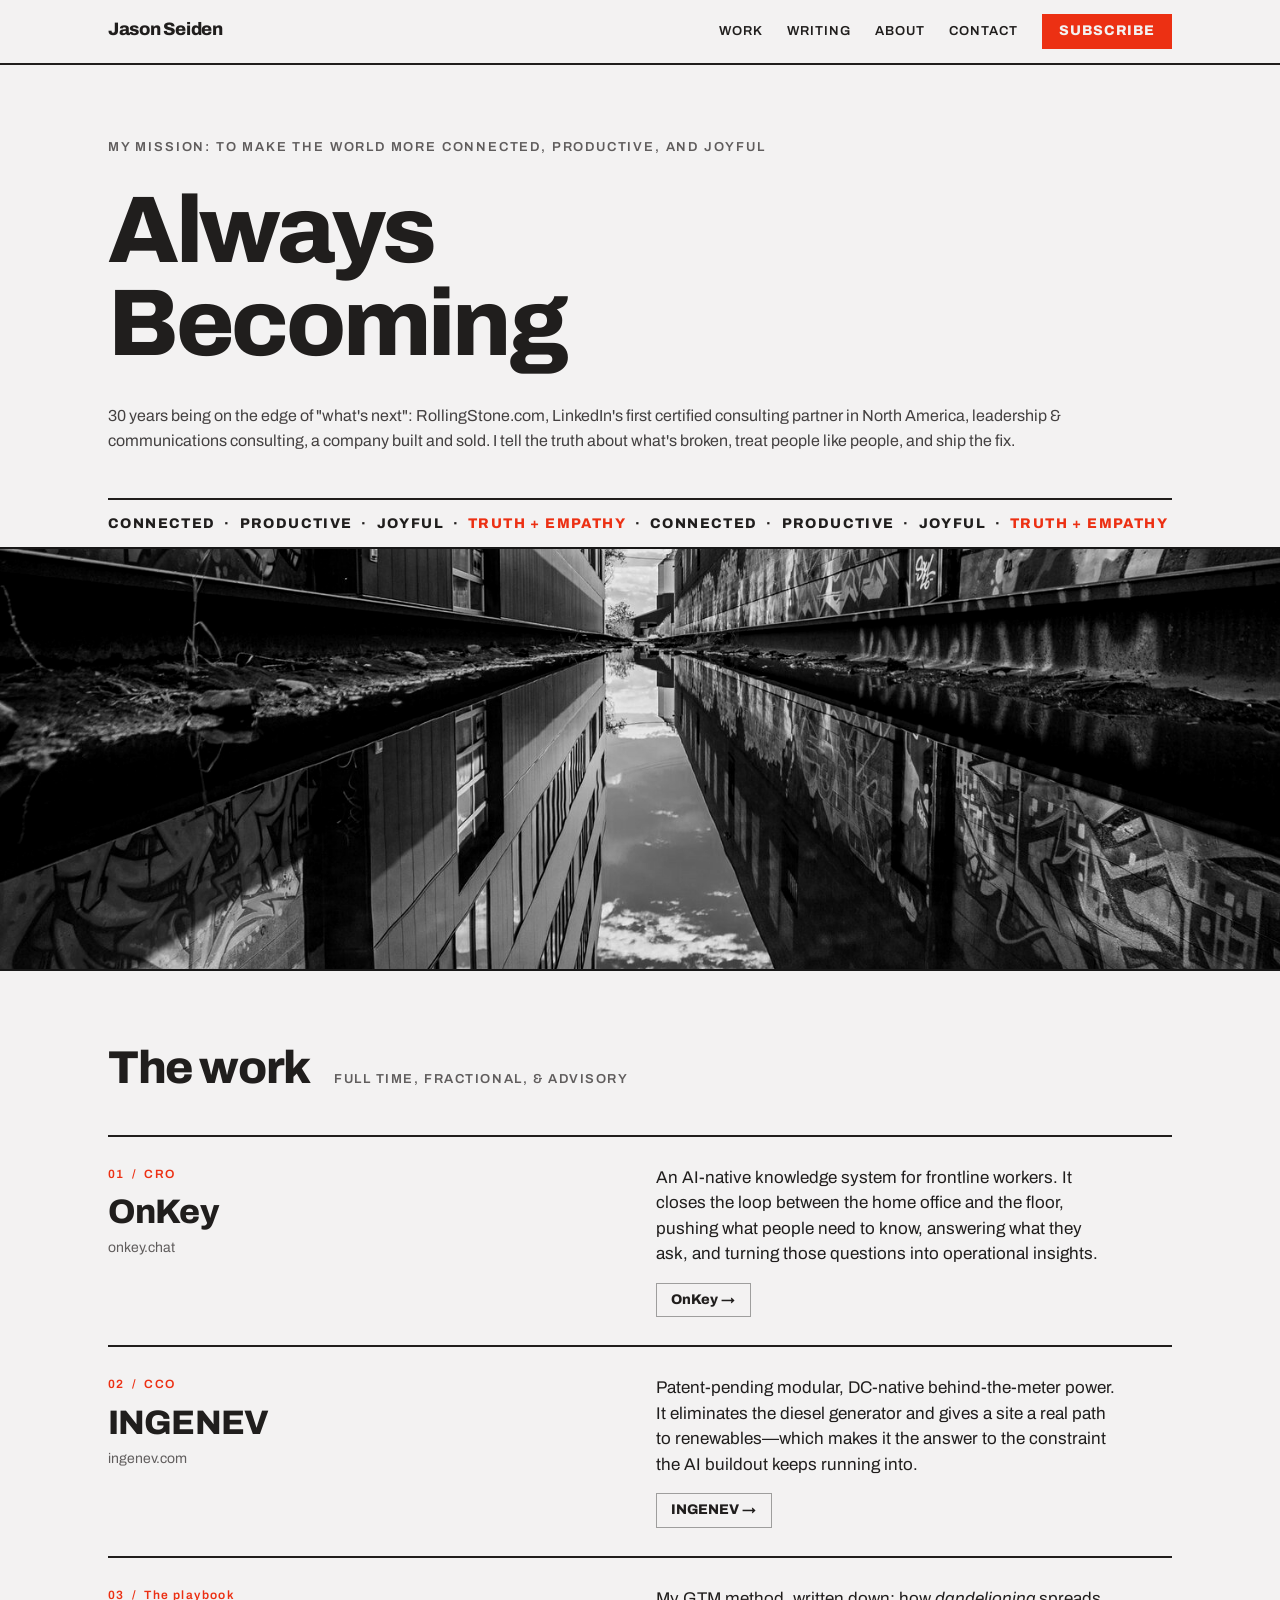
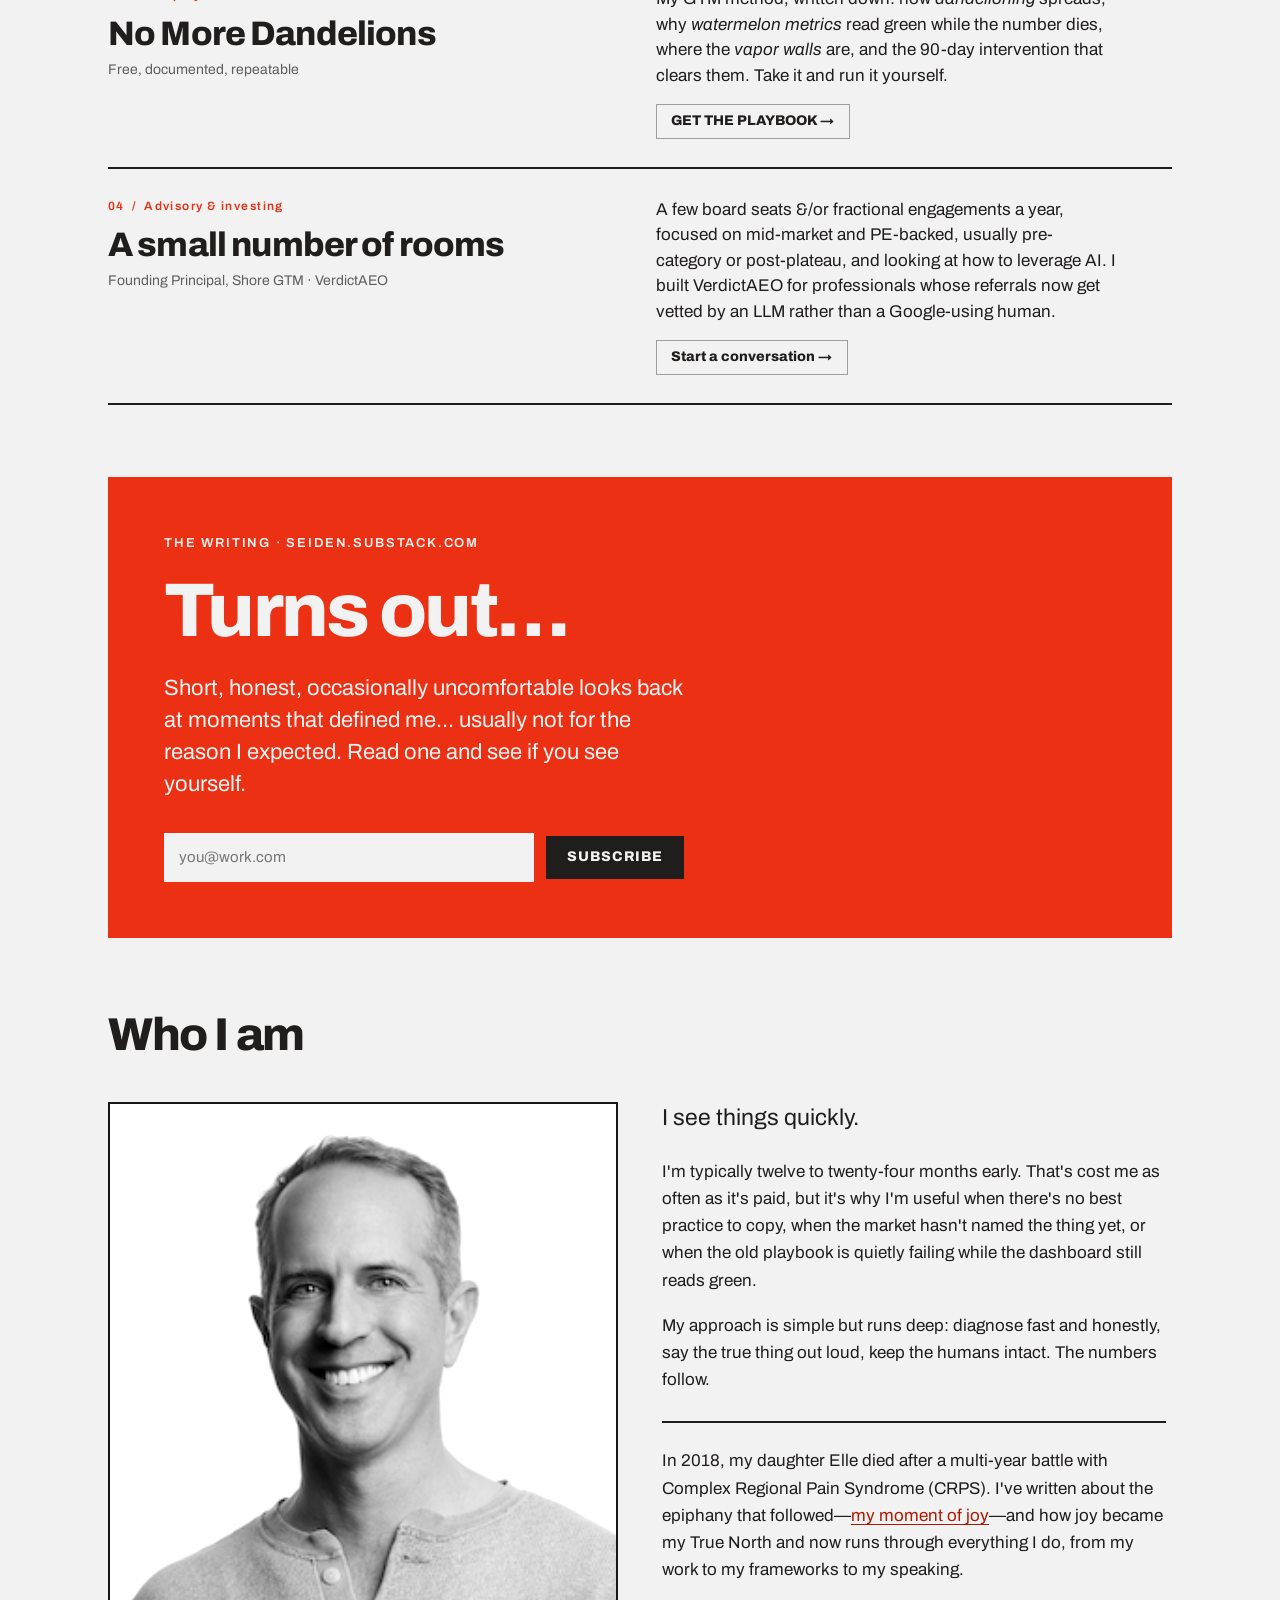
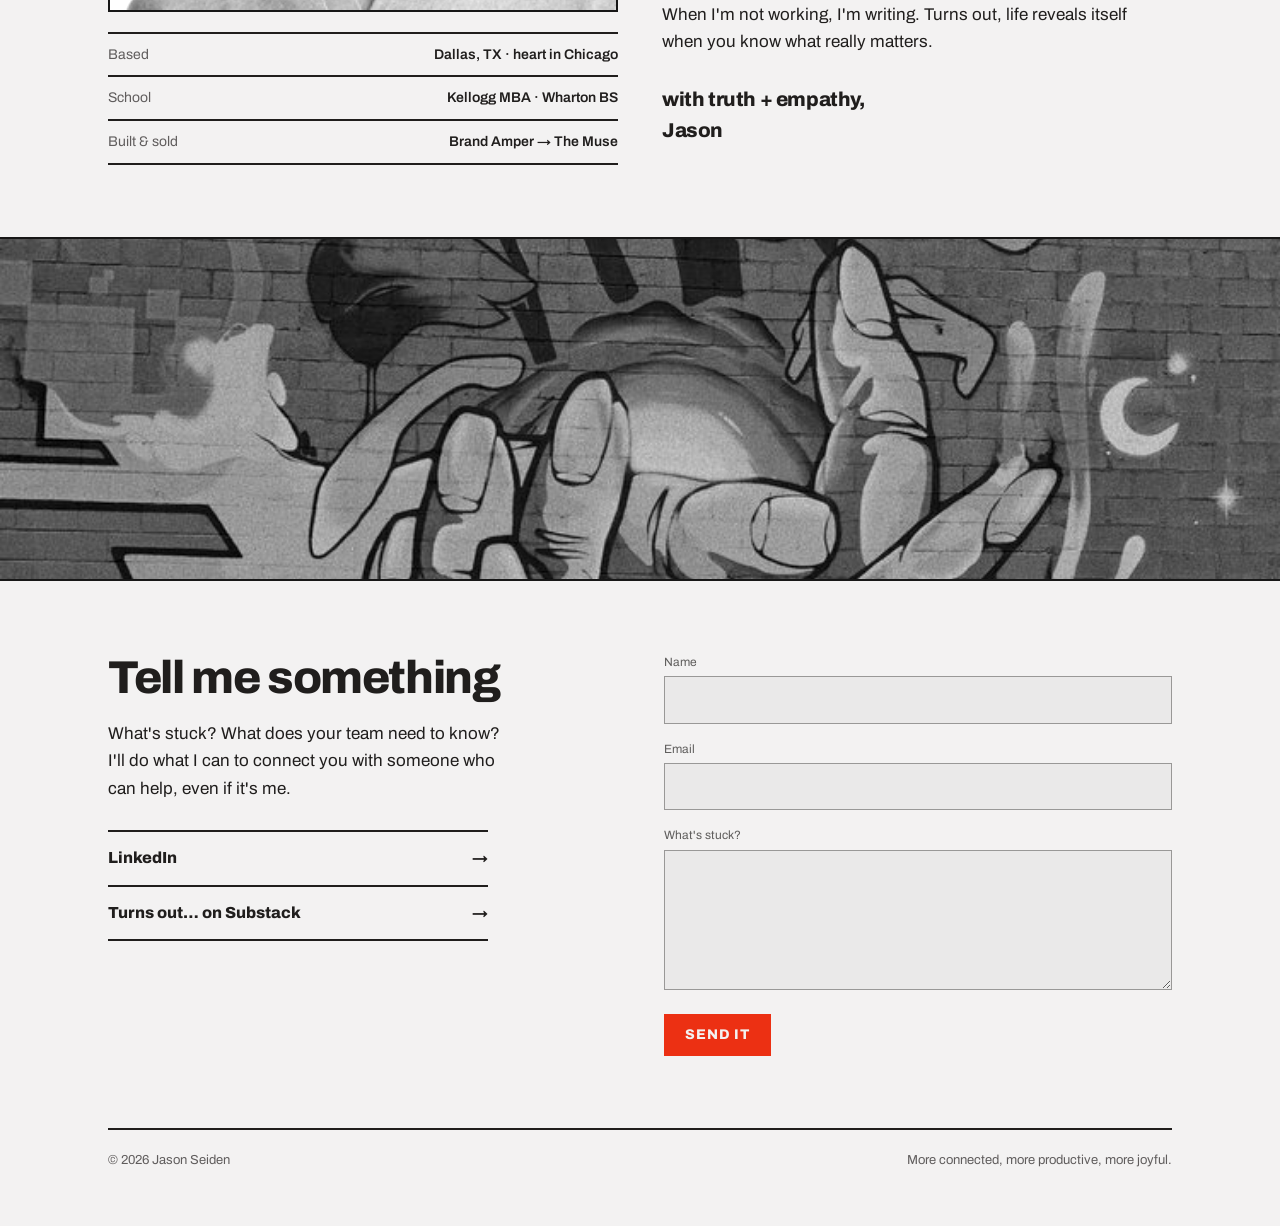
<file: index.html>
<!DOCTYPE html>
<html lang="en">
<head>
<meta charset="utf-8">
<meta name="viewport" content="width=device-width, initial-scale=1">
<title>Jason Seiden — Always Becoming</title>
<meta name="description" content="Jason Seiden helps organizations navigate inflection points. CRO at OnKey, CCO at INGENEV, author of the No More Dandelions GTM playbook, and writer of Turns out… on Substack.">
<link rel="canonical" href="https://jasonseiden.com/">
<meta property="og:type" content="website">
<meta property="og:title" content="Jason Seiden - Marketing Leader in AI">
<meta property="og:description" content="Making the world more connected, productive, and joyful.">
<meta property="og:url" content="https://jasonseiden.com/">
<meta property="og:image" content="https://jasonseiden.com/img/jason.png">
<meta name="twitter:card" content="summary_large_image">
<link rel="preconnect" href="https://fonts.googleapis.com">
<link rel="preconnect" href="https://fonts.gstatic.com" crossorigin>
<link href="https://fonts.googleapis.com/css2?family=Archivo:wght@400;500;600;800&display=swap" rel="stylesheet">
<link rel="stylesheet" href="css/modernist.css">
<style>
  html { scroll-behavior: smooth; }
  body { margin: 0; background: #f3f2f2; color: #201e1d; font-family: var(--font-body); }
  a { color: #ae1800; }
  a:hover { color: #201e1d; }
  @keyframes drift { from { transform: translateX(0); } to { transform: translateX(-50%); } }
  .wrap { max-width: 1120px; margin: 0 auto; padding: 72px 28px 0; }
  .navlink { font-size: 13px; font-weight: 600; letter-spacing: 0.08em; text-transform: uppercase; text-decoration: none; color: #201e1d; }
  .navlink:hover { color: #ec3013; }
  .work-row { border-top: 2px solid #201e1d; padding: 28px 0; display: grid; grid-template-columns: repeat(auto-fit, minmax(min(100%, 260px), 1fr)); gap: 24px 32px; }
  .work-row:hover { background: #eae9e9; }
  .work-row:last-child { border-bottom: 2px solid #201e1d; }
  .work-kicker { font-size: 12px; font-weight: 600; letter-spacing: 0.12em; color: #ec3013; margin: 0 0 10px; }
  .work-title { font-size: clamp(24px, 2.8vw, 34px); letter-spacing: -0.025em; margin: 0 0 6px; }
  .work-meta { font-size: 14px; color: #605d5d; margin: 0; }
  .work-body { font-size: 17px; line-height: 1.5; margin: 0 0 16px; max-width: 46ch; }
  .biglink { border-top: 2px solid #201e1d; padding: 14px 0; display: flex; justify-content: space-between; gap: 16px; text-decoration: none; color: #201e1d; font-family: var(--font-heading); font-weight: 800; font-size: 16px; }
  .biglink:hover { color: #ec3013; }
  .biglink:last-child { border-bottom: 2px solid #201e1d; }
  .factrow { border-top: 2px solid #201e1d; padding: 10px 0; display: flex; justify-content: space-between; gap: 16px; }
  .factrow:last-child { border-bottom: 2px solid #201e1d; }
  .factrow dt { color: #605d5d; }
  .factrow dd { margin: 0; font-weight: 600; text-align: right; }
  .sub-btn { background: #201e1d; color: #f3f2f2; padding: 12px 20px; text-transform: uppercase; letter-spacing: 0.06em; }
  .sub-btn:hover { background: #4d170e; }
  .sect-h2 { font-size: clamp(30px, 4vw, 46px); letter-spacing: -0.03em; margin: 0; }
  .figband { border-top: 2px solid #201e1d; border-bottom: 2px solid #201e1d; margin: 0; }
</style>
</head>
<body>

<header style="position: sticky; top: 0; z-index: 20; background: #f3f2f2; border-bottom: 2px solid #201e1d">
  <div style="max-width: 1120px; margin: 0 auto; padding: 14px 28px; display: flex; align-items: baseline; gap: 32px; flex-wrap: wrap">
    <a href="#top" style="font-family: var(--font-heading); font-weight: 800; font-size: 18px; letter-spacing: -0.02em; text-decoration: none; color: #201e1d">Jason Seiden</a>
    <nav style="display: flex; gap: 24px; flex-wrap: wrap; margin-left: auto; align-items: baseline">
      <a href="#work" class="navlink">Work</a>
      <a href="#writing" class="navlink">Writing</a>
      <a href="#about" class="navlink">About</a>
      <a href="#contact" class="navlink">Contact</a>
      <a href="https://seiden.substack.com" target="_blank" rel="noopener" class="btn btn-primary" style="text-transform: uppercase; letter-spacing: 0.06em; padding: 8px 16px">Subscribe</a>
    </nav>
  </div>
</header>

<section id="top" class="wrap">
  <p style="font-size: 13px; font-weight: 600; letter-spacing: 0.14em; text-transform: uppercase; color: #605d5d; margin: 0 0 28px">My mission: To make the world more connected, productive, and joyful</p>
  <h1 style="font-size: clamp(44px, 7.4vw, 96px); line-height: 0.98; letter-spacing: -0.035em; margin: 0 0 32px; max-width: 15ch; text-wrap: balance">Always<br>Becoming</h1>
  <div style="display: grid; grid-template-columns: repeat(auto-fit, minmax(280px, 1fr)); gap: 32px; padding-bottom: 44px">
    <!-- p style="font-size: clamp(19px, 2.1vw, 24px); line-height: 1.4; margin: 0; max-width: 34ch">I help organizations navigate inflection points — the moments when what got you here won't get you where you're going.</p -->
    <p style="font-size: 16px; line-height: 1.6; margin: 0; color: #444141">30 years being on the edge of "what's next": RollingStone.com, LinkedIn's first certified consulting partner in North America, leadership &amp; communications consulting, a company built and sold. I tell the truth about what's broken, treat people like people, and ship the fix.</p>
  </div>
  <div style="border-top: 2px solid #201e1d; overflow: hidden; white-space: nowrap; padding: 12px 0">
    <div style="display: inline-block; animation: drift 34s linear infinite; font-family: var(--font-heading); font-weight: 800; font-size: 14px; letter-spacing: 0.1em; text-transform: uppercase">
      <span>Connected&nbsp;&nbsp;·&nbsp;&nbsp;Productive&nbsp;&nbsp;·&nbsp;&nbsp;Joyful&nbsp;&nbsp;·&nbsp;&nbsp;<span style="color: #ec3013">Truth + Empathy</span>&nbsp;&nbsp;·&nbsp;&nbsp;Connected&nbsp;&nbsp;·&nbsp;&nbsp;Productive&nbsp;&nbsp;·&nbsp;&nbsp;Joyful&nbsp;&nbsp;·&nbsp;&nbsp;<span style="color: #ec3013">Truth + Empathy</span>&nbsp;&nbsp;·&nbsp;&nbsp;</span>
      <span>Connected&nbsp;&nbsp;·&nbsp;&nbsp;Productive&nbsp;&nbsp;·&nbsp;&nbsp;Joyful&nbsp;&nbsp;·&nbsp;&nbsp;<span style="color: #ec3013">Truth + Empathy</span>&nbsp;&nbsp;·&nbsp;&nbsp;Connected&nbsp;&nbsp;·&nbsp;&nbsp;Productive&nbsp;&nbsp;·&nbsp;&nbsp;Joyful&nbsp;&nbsp;·&nbsp;&nbsp;<span style="color: #ec3013">Truth + Empathy</span>&nbsp;&nbsp;·&nbsp;&nbsp;</span>
    </div>
  </div>
</section>

<figure class="grayscale figband">
  <img src="img/alley.jpeg" alt="Mural-lined alley reflected in standing water" style="width: 100%; height: clamp(220px, 34vw, 420px); object-fit: cover; object-position: center 60%">
</figure>

<section id="work" class="wrap">
  <div style="display: flex; gap: 24px; align-items: baseline; flex-wrap: wrap; margin-bottom: 8px">
    <h2 class="sect-h2">The work</h2>
    <p style="font-size: 13px; font-weight: 600; letter-spacing: 0.12em; text-transform: uppercase; color: #605d5d; margin: 0">Full time, fractional, &amp; advisory</p>
  </div>
  <div style="display: grid; gap: 0; margin-top: 40px">
    <article class="work-row">
      <div>
        <p class="work-kicker">01 &nbsp;/&nbsp; CRO</p>
        <h3 class="work-title">OnKey</h3>
        <p class="work-meta">onkey.chat</p>
      </div>
      <div>
        <p class="work-body">An AI-native knowledge system for frontline workers. It closes the loop between the home office and the floor, pushing what people need to know, answering what they ask, and turning those questions into operational insights.</p>
        <a href="https://onkey.chat" target="_blank" rel="noopener" class="btn btn-secondary" style="justify-content: flex-start">OnKey →</a>
      </div>
    </article>
    <article class="work-row">
      <div>
        <p class="work-kicker">02 &nbsp;/&nbsp; CCO</p>
        <h3 class="work-title">INGENEV</h3>
        <p class="work-meta">ingenev.com</p>
      </div>
      <div>
        <p class="work-body">Patent-pending modular, DC-native behind-the-meter power. It eliminates the diesel generator and gives a site a real path to renewables—which makes it the answer to the constraint the AI buildout keeps running into.</p>
        <a href="https://ingenev.com" target="_blank" rel="noopener" class="btn btn-secondary" style="justify-content: flex-start">INGENEV →</a>
      </div>
    </article>
    <article class="work-row">
      <div>
        <p class="work-kicker">03 &nbsp;/&nbsp; The playbook</p>
        <h3 class="work-title">No More Dandelions</h3>
        <p class="work-meta">Free, documented, repeatable</p>
      </div>
      <div>
        <p class="work-body">My GTM method, written down: how <em>dandelioning</em> spreads, why <em>watermelon metrics</em> read green while the number dies, where the <em>vapor walls</em> are, and the 90-day intervention that clears them. Take it and run it yourself.</p>
        <a href="https://jasonseiden.com/content/No More Dandelions - The 90-day Marketing Intervention.pdf" target="_blank" rel="noopener" class="btn btn-secondary" style="justify-content: flex-start">GET THE PLAYBOOK →</a>
      </div>
    </article>
    <article class="work-row">
      <div>
        <p class="work-kicker">04 &nbsp;/&nbsp; Advisory &amp; investing</p>
        <h3 class="work-title">A small number of rooms</h3>
        <p class="work-meta">Founding Principal, Shore GTM · VerdictAEO</p>
      </div>
      <div>
        <p class="work-body">A few board seats &amp;/or fractional engagements a year, focused on mid-market and PE-backed, usually pre-category or post-plateau, and looking at how to leverage AI. I built VerdictAEO for professionals whose referrals now get vetted by an LLM rather than a Google-using human.</p>
        <a href="#contact" class="btn btn-secondary" style="justify-content: flex-start">Start a conversation →</a>
      </div>
    </article>
  </div>
</section>

<section id="writing" class="wrap">
  <div style="background: #ec3013; color: #f3f2f2; padding: clamp(32px, 5vw, 56px)">
    <p style="font-size: 13px; font-weight: 600; letter-spacing: 0.14em; text-transform: uppercase; margin: 0 0 20px">The writing · seiden.substack.com</p>
    <h2 style="font-size: clamp(38px, 6vw, 76px); line-height: 1; letter-spacing: -0.035em; margin: 0 0 24px">Turns out…</h2>
    <p style="font-size: clamp(18px, 2vw, 22px); line-height: 1.45; margin: 0 0 32px; max-width: 40ch">Short, honest, occasionally uncomfortable looks back at moments that defined me... usually not for the reason I expected. Read one and see if you see yourself.</p>
    <form action="https://seiden.substack.com/subscribe" method="get" target="_blank" style="display: flex; gap: 12px; flex-wrap: wrap; align-items: center; max-width: 520px">
      <input class="input" type="email" name="email" required placeholder="you@work.com" aria-label="Email address" style="flex: 1 1 220px; background: #f3f2f2; border-color: #f3f2f2; color: #201e1d; font-size: 15px; padding: 12px 14px">
      <button type="submit" class="btn sub-btn">Subscribe</button>
    </form>
  </div>
</section>

<section id="about" class="wrap">
  <h2 class="sect-h2" style="margin-bottom: 40px">Who I am</h2>
  <div style="display: grid; grid-template-columns: repeat(auto-fit, minmax(280px, 1fr)); gap: 44px; align-items: start">
    <div>
      <figure class="grayscale" style="margin: 0 0 20px; border: 2px solid #201e1d">
        <img src="img/jason.png" alt="Jason Seiden" style="width: 100%; display: block">
      </figure>
      <dl style="display: grid; gap: 0; margin: 0; font-size: 14px">
        <div class="factrow"><dt>Based</dt><dd>Dallas, TX · heart in Chicago</dd></div>
        <div class="factrow"><dt>School</dt><dd>Kellogg MBA · Wharton BS</dd></div>
        <div class="factrow"><dt>Built &amp; sold</dt><dd>Brand Amper → The Muse</dd></div>
      </dl>
    </div>
    <div style="max-width: 56ch">
      <p style="font-size: clamp(19px, 2vw, 23px); line-height: 1.4; margin: 0 0 24px">I see things quickly.</p>
      <p style="font-size: 17px; line-height: 1.6; margin: 0 0 18px">I'm typically twelve to twenty-four months early. That's cost me as often as it's paid, but it's why I'm useful when there's no best practice to copy, when the market hasn't named the thing yet, or when the old playbook is quietly failing while the dashboard still reads green.</p>
      <p style="font-size: 17px; line-height: 1.6; margin: 0 0 18px">My approach is simple but runs deep: diagnose fast and honestly, say the true thing out loud, keep the humans intact. The numbers follow.</p>
      <div style="border-top: 2px solid #201e1d; margin-top: 28px; padding-top: 24px">
      <p style="font-size: 17px; line-height: 1.6; margin: 0 0 18px">In 2018, my daughter Elle died after a multi-year battle with Complex Regional Pain Syndrome (CRPS). I've written about the epiphany that followed—<a href="https://seiden.substack.com/p/my-story-of-joy-starts-here" target="_blank" rel="noopener">my moment of joy</a>—and how joy became my True North and now runs through everything I do, from my work to my frameworks to my speaking.</p>
      <p style="font-size: 17px; line-height: 1.6; margin: 0 0 18px">When I'm not working, I'm writing. Turns out, life reveals itself when you know what really matters.</p>
      <p style="font-family: var(--font-heading); font-weight: 800; font-size: 20px; letter-spacing: -0.02em; margin: 28px 0 0">with truth + empathy,<br>Jason</p>
    </div>
  </div>
</section>

<figure class="grayscale figband" style="margin-top: 72px">
  <img src="img/hands.jpeg" alt="Mural of open hands holding growing plants" style="width: 100%; height: clamp(200px, 28vw, 340px); object-fit: cover; object-position: center 45%">
</figure>

<section id="contact" class="wrap">
  <div style="display: grid; grid-template-columns: repeat(auto-fit, minmax(300px, 1fr)); gap: 48px; align-items: start">
    <div>
      <h2 class="sect-h2" style="margin-bottom: 16px">Tell me something</h2>
      <p style="font-size: 17px; line-height: 1.6; margin: 0 0 28px; max-width: 40ch">What's stuck? What does your team need to know? I'll do what I can to connect you with someone who can help, even if it's me.</p>
      <div style="display: flex; flex-direction: column; gap: 0; max-width: 380px">
        <a href="https://www.linkedin.com/in/jasonseiden" target="_blank" rel="noopener" class="biglink"><span>LinkedIn</span><span>→</span></a>
        <a href="https://seiden.substack.com" target="_blank" rel="noopener" class="biglink"><span>Turns out… on Substack</span><span>→</span></a>
      </div>
    </div>
    <form id="contactForm" action="https://api.web3forms.com/submit" method="POST" style="display: grid; gap: 16px">
      <input type="hidden" name="access_key" value="5b20d819-5d2d-498d-8059-323b92da07c3">
      <input type="hidden" name="subject" value="jasonseiden.com — new message">
      <input type="checkbox" name="botcheck" style="display: none" tabindex="-1" aria-hidden="true">
      <div class="field">
        <label for="cf-name">Name</label>
        <input class="input" id="cf-name" name="name" required style="font-size: 15px; padding: 11px 13px">
      </div>
      <div class="field">
        <label for="cf-email">Email</label>
        <input class="input" id="cf-email" name="email" type="email" required style="font-size: 15px; padding: 11px 13px">
      </div>
      <div class="field">
        <label for="cf-msg">What's stuck?</label>
        <textarea class="input" id="cf-msg" name="message" rows="5" required style="font-size: 15px; padding: 11px 13px; resize: vertical"></textarea>
      </div>
      <div style="display: flex; align-items: center; gap: 16px; flex-wrap: wrap">
        <button type="submit" class="btn btn-primary" style="padding: 12px 20px; text-transform: uppercase; letter-spacing: 0.06em">Send it</button>
        <p id="formNote" style="font-size: 13px; color: #605d5d; margin: 0" role="status" aria-live="polite"></p>
      </div>
    </form>
  </div>
</section>

<footer style="max-width: 1120px; margin: 72px auto 0; padding: 0 28px 56px">
  <hr class="hr" style="background: #201e1d; margin: 0 0 20px">
  <div style="display: flex; justify-content: space-between; gap: 20px; flex-wrap: wrap; font-size: 13px; color: #605d5d">
    <p style="margin: 0">© <span id="yr"></span> Jason Seiden</p>
    <p style="margin: 0">More connected, more productive, more joyful.</p>
  </div>
</footer>

<script type="application/ld+json">
{
  "@context": "https://schema.org",
  "@type": "Person",
  "name": "Jason Seiden",
  "url": "https://jasonseiden.com/",
  "image": "https://jasonseiden.com/img/jason.png",
  "jobTitle": "Chief Revenue Officer, OnKey",
  "description": "Jason Seiden helps organizations navigate inflection points — the moments when what got you here won't get you where you're going.",
  "address": { "@type": "PostalAddress", "addressLocality": "Dallas", "addressRegion": "TX", "addressCountry": "US" },
  "alumniOf": [
    { "@type": "CollegeOrUniversity", "name": "Northwestern University, Kellogg School of Management" },
    { "@type": "CollegeOrUniversity", "name": "University of Pennsylvania, The Wharton School" }
  ],
  "sameAs": [
    "https://www.linkedin.com/in/seiden",
    "https://seiden.substack.com",
    "https://onkey.chat",
    "https://ingenev.com"
  ]
}
</script>

<script>
  document.getElementById('yr').textContent = new Date().getFullYear();
  var form = document.getElementById('contactForm');
  var note = document.getElementById('formNote');
  var btn = form.querySelector('button[type="submit"]');
  form.addEventListener('submit', function (e) {
    e.preventDefault();
    var data = new FormData(form);
    var name = data.get('name');
    if (name) { data.set('subject', 'jasonseiden.com — ' + name); }
    btn.disabled = true; btn.textContent = 'Sending…'; note.textContent = '';
    fetch('https://api.web3forms.com/submit', { method: 'POST', body: data })
      .then(function (r) {
        if (!r.ok) { throw new Error(r.status); }
        form.reset(); btn.textContent = 'Sent';
        note.textContent = "Got it — I'll come back to you.";
      })
      .catch(function () {
        btn.disabled = false; btn.textContent = 'Send it';
        note.textContent = "That didn't go through. Try LinkedIn?";
      });
  });
</script>
</body>
</html>
</file>
<file: css/modernist.css>
/* Modernist — design-system tokens and component classes. This file is the source of truth for the system's look; retune it here and see readme.md. */
@import url('https://fonts.googleapis.com/css2?family=Archivo:wght@400;600;800&display=swap');

:root {
  --color-bg: #f3f2f2;
  --color-surface: #eae9e9;
  --color-text: #201e1d;
  --color-accent: #ec3013;
  --color-accent-2: #e15b47;
  --color-divider: color-mix(in srgb, #201e1d 40%, transparent);

  /* Tonal ramps — generated in OKLCH on one shared lightness scale, so the
     same step of any role matches the others in visual value. */
  --color-neutral-100: #f8f4f4;
  --color-neutral-200: #eae7e7;
  --color-neutral-300: #d7d3d3;
  --color-neutral-400: #bab6b6;
  --color-neutral-500: #9b9797;
  --color-neutral-600: #7d7979;
  --color-neutral-700: #605d5d;
  --color-neutral-800: #444141;
  --color-neutral-900: #2d2b2b;

  --color-accent-100: #fff2ef;
  --color-accent-200: #ffe0d9;
  --color-accent-300: #ffc4b8;
  --color-accent-400: #ff9783;
  --color-accent-500: #ff563c;
  --color-accent-600: #dd2b0f;
  --color-accent-700: #ae1800;
  --color-accent-800: #7c1405;
  --color-accent-900: #4d170e;

  --color-accent-2-100: #fff2ef;
  --color-accent-2-200: #ffe0da;
  --color-accent-2-300: #ffc4b9;
  --color-accent-2-400: #ff9784;
  --color-accent-2-500: #ef6853;
  --color-accent-2-600: #c94b39;
  --color-accent-2-700: #9e3526;
  --color-accent-2-800: #71261b;
  --color-accent-2-900: #471d16;

  --font-heading: "Archivo", system-ui, sans-serif;
  --font-heading-weight: 800;
  --font-body: "Archivo", system-ui, sans-serif;

  --space-1: 4.0px;
  --space-2: 8.0px;
  --space-3: 12.0px;
  --space-4: 16.0px;
  --space-6: 24.0px;
  --space-8: 32.0px;

  --radius-sm: 0px;
  --radius-md: 0px;
  --radius-lg: 0px;

  /* Elevation — derived from the ground: soft ink-tinted shadows on a
     light theme, a hairline edge + ambient darkness on a dark one. */
  --shadow-sm: 0 1px 2px color-mix(in srgb, #2d2b2b 14%, transparent);
  --shadow-md: 0 3px 10px color-mix(in srgb, #2d2b2b 16%, transparent);
  --shadow-lg: 0 12px 32px color-mix(in srgb, #2d2b2b 22%, transparent);
}

body {
  background: var(--color-bg);
  color: var(--color-text);
  font-family: var(--font-body);
}
h1, h2, h3, h4 { font-family: var(--font-heading); font-weight: var(--font-heading-weight); }

.grayscale{filter:grayscale(1) contrast(1.08)}

/* ══════════════════════════════════════════════════════════════════════════
   Components — built with the tokens above. Plain CSS
   on plain HTML: no JavaScript, no build step. Each class is documented in
   readme.md and demonstrated in foundations/ and components/.
   ══════════════════════════════════════════════════════════════════════ */

*, *::before, *::after { box-sizing: border-box; }
body { margin: 0; font-size: 15px; line-height: 1.55; font-weight: 400; }
h1, h2, h3, h4, h5, h6 {
  font-family: var(--font-heading); font-weight: var(--font-heading-weight);
  line-height: 1.12; letter-spacing: -0.015em; margin: 0 0 var(--space-2);
}
h1 { font-size: 42px; }
h2 { font-size: 32px; }
h3 { font-size: 25px; }
h4 { font-size: 20px; }
h5 { font-size: 16px; }
h6 { font-size: 13px; }
h6 { letter-spacing: 0.08em; text-transform: uppercase; }
p { margin: 0 0 var(--space-3); }
a { color: var(--color-accent); text-underline-offset: 3px; }
img { display: block; max-width: 100%; }
figure { margin: 0; }
figcaption {
  font-size: 11px; margin-top: var(--space-1);
  color: color-mix(in srgb, var(--color-text) 55%, transparent);
}
.text-muted { color: color-mix(in srgb, var(--color-text) 55%, transparent); }
:focus { outline: none; }
:focus-visible { outline: 2px solid var(--color-accent); outline-offset: 2px; }
::selection { background: color-mix(in srgb, var(--color-accent) 30%, transparent); }

/* — rules — */
.hr {
  height: 2px; border: 0; margin: var(--space-4) 0;
  background: var(--color-divider);
}

/* — buttons — */
.btn {
  display: inline-flex; align-items: center; justify-content: center; gap: 6px;
  cursor: pointer; text-decoration: none;
  font-family: var(--font-heading); font-weight: var(--font-heading-weight);
  font-size: 14px; line-height: 1.2; color: var(--color-text); /* matches the .input's 14px —
     the pair sits side by side in sign-up rows */
  background: transparent; border: 1px solid transparent;
  padding: var(--space-2) calc(var(--space-3) * 1.2);
  border-radius: var(--radius-md);
}
.btn svg { display: block; }
.btn:disabled { opacity: 0.45; cursor: not-allowed; }
.btn-primary { background: var(--color-accent); color: var(--color-bg); }
.btn-primary:hover { background: var(--color-accent-600); }
.btn-primary:active { background: var(--color-accent-700); }
.btn-secondary { border-color: var(--color-divider); }
.btn-secondary:hover { background: color-mix(in srgb, var(--color-text) 7%, transparent); }
.btn-secondary:active { background: color-mix(in srgb, var(--color-text) 14%, transparent); }
.btn-ghost { color: var(--color-accent); padding-inline: var(--space-1); }
.btn-ghost:hover { background: color-mix(in srgb, var(--color-accent) 10%, transparent); }
.btn-ghost:active { background: color-mix(in srgb, var(--color-accent) 18%, transparent); }
.btn-icon { width: 36px; height: 36px; padding: 0; }
.btn-block { width: 100%; margin-top: var(--space-2); justify-content: flex-start; text-align: left; }

/* — forms — */
.field > label {
  display: block; font-size: 12px; margin-bottom: 5px;
  color: color-mix(in srgb, var(--color-text) 70%, transparent);
}
.input {
  width: 100%; min-height: 36px; padding: 6px 10px; font: inherit;
  font-size: 14px; color: var(--color-text); caret-color: var(--color-accent);
  background: var(--color-surface);
  border: 1px solid var(--color-divider); border-radius: var(--radius-md);
}
.input:hover { border-color: color-mix(in srgb, var(--color-text) 45%, transparent); }
.input:focus-visible { border-color: var(--color-accent); outline-offset: 0; }
textarea.input { min-height: 90px; resize: vertical; }
.radio { display: inline-flex; align-items: center; gap: 8px; cursor: pointer; font-size: 14px; }
.radio input, .seg-opt input {
  position: absolute; opacity: 0; width: 0; height: 0; pointer-events: none;
}
.radio .dot {
  width: 16px; height: 16px; flex: none; border-radius: 50%;
  border: 1.5px solid var(--color-divider);
}
.radio:hover .dot { border-color: var(--color-accent); }
.radio input:checked + .dot {
  border-color: var(--color-accent); background: var(--color-accent);
  box-shadow: inset 0 0 0 4px var(--color-bg);
}
.radio input:focus-visible + .dot { outline: 2px solid var(--color-accent); outline-offset: 2px; }
.seg {
  display: inline-flex; overflow: hidden;
  border: 1px solid var(--color-divider); border-radius: var(--radius-md);
}
.seg-opt {
  display: inline-flex; align-items: center; gap: 6px;
  padding: 7px 12px; font-size: 13px; cursor: pointer;
}
.seg-opt + .seg-opt { border-left: 1px solid var(--color-divider); }
.seg-opt:has(input:checked) { background: var(--color-accent); color: var(--color-bg); }
.seg-opt:not(:has(input:checked)):hover { background: color-mix(in srgb, var(--color-text) 7%, transparent); }
.seg-opt:has(input:focus-visible) { outline: 2px solid var(--color-accent); outline-offset: -2px; }

/* — cards — */
.card {
  display: flex; flex-direction: column; gap: var(--space-2);
  padding: var(--space-3); border-radius: var(--radius-md); background: var(--color-surface);
}
.card-kicker { font-size: 10px; letter-spacing: 0.1em; text-transform: uppercase; color: var(--color-accent); }
.card-title {
  font-family: var(--font-heading); font-weight: var(--font-heading-weight);
  font-size: 17px; line-height: 1.2;
}
.card-body { margin: 0; font-size: 13px; opacity: 0.8; flex: 1; }
.card-meta {
  display: flex; align-items: center; gap: 6px; font-size: 11px;
  color: color-mix(in srgb, var(--color-text) 50%, transparent);
}
.elev-sm { box-shadow: var(--shadow-sm); }
.elev-md { box-shadow: var(--shadow-md); }
.elev-lg { box-shadow: var(--shadow-lg); }

/* — tags — */
.tag {
  display: inline-flex; align-items: center; font-size: 11px;
  letter-spacing: 0.02em; padding: 3px 10px;
  border-radius: calc(var(--radius-md) * 0.75);
}
.tag-accent { background: var(--color-accent-100); color: var(--color-accent-800); }
.tag-accent-2 { background: var(--color-accent-2-100); color: var(--color-accent-2-800); }
.tag-neutral { background: var(--color-neutral-100); color: var(--color-neutral-800); }
.tag-outline { border: 1px solid var(--color-accent); color: var(--color-accent); }

/* — navigation — */
.nav {
  display: flex; align-items: center; gap: var(--space-4);
  padding: var(--space-3) var(--space-4);
  border-bottom: 2px solid var(--color-divider);
}
.nav-brand {
  font-family: var(--font-heading); font-weight: var(--font-heading-weight);
  font-size: 18px; margin-right: auto;
}
.nav a { color: inherit; text-decoration: none; font-size: 14px; }
.nav a:hover, .nav a[aria-current='page'] { color: var(--color-accent); }

/* — tables — */
.table { width: 100%; border-collapse: collapse; font-size: 14px; }
.table th {
  text-align: left; font-size: 11px; letter-spacing: 0.08em; text-transform: uppercase;
  color: color-mix(in srgb, var(--color-text) 60%, transparent);
  padding: var(--space-2); border-bottom: 2px solid var(--color-divider);
}
.table td {
  padding: var(--space-2);
  border-bottom: 1px solid var(--color-divider);
}
.table tbody tr:hover { background: color-mix(in srgb, var(--color-text) 4%, transparent); }

/* — dialog — */
.dialog-backdrop {
  position: fixed; inset: 0; display: grid; place-items: center;
  padding: var(--space-4);
  background: color-mix(in srgb, var(--color-neutral-900) 50%, transparent);
}
.dialog {
  width: min(440px, 100%); display: flex; flex-direction: column; gap: var(--space-3);
  padding: var(--space-4); border-radius: var(--radius-lg);
  background: var(--color-surface); box-shadow: var(--shadow-lg);
}
.dialog-title {
  font-family: var(--font-heading); font-weight: var(--font-heading-weight);
  font-size: 20px;
}
.dialog-body { font-size: 14px; opacity: 0.85; }
.dialog-actions { display: flex; justify-content: flex-end; gap: var(--space-2); margin-top: var(--space-2); }
</file>
